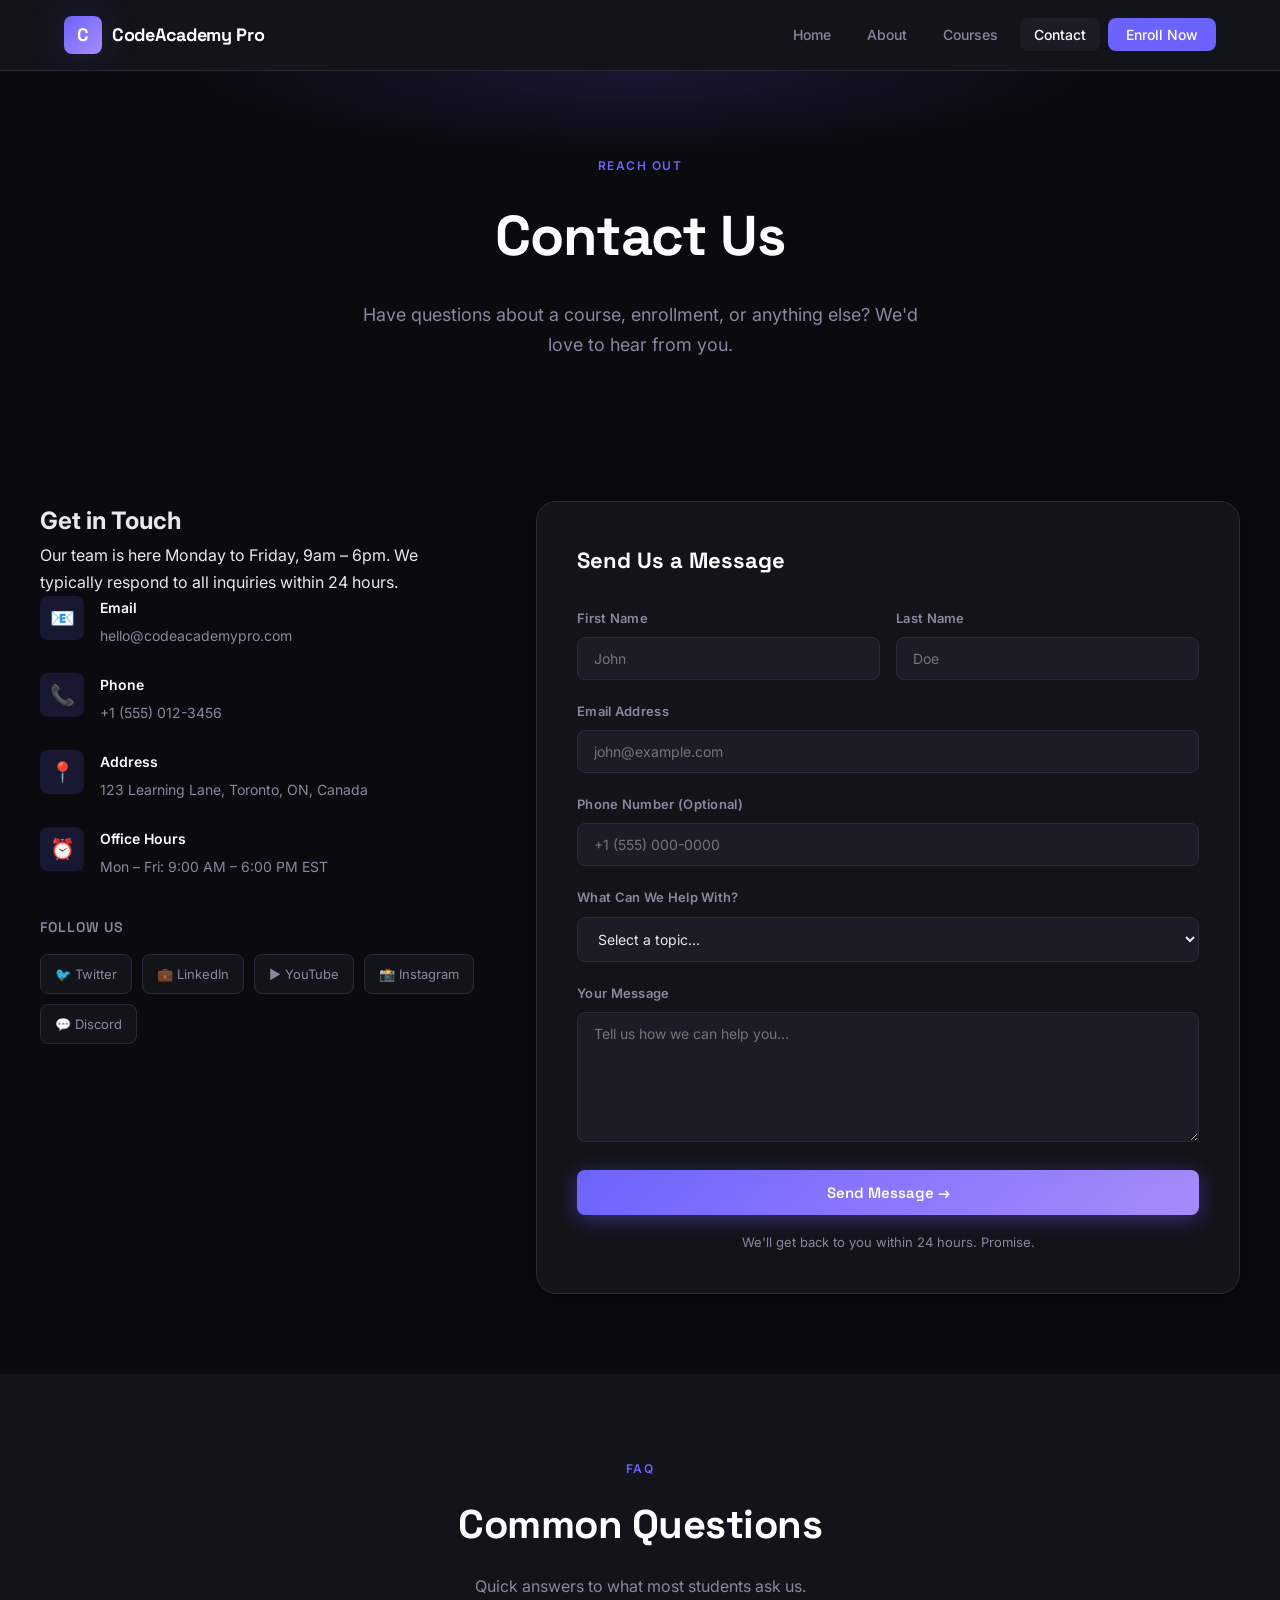
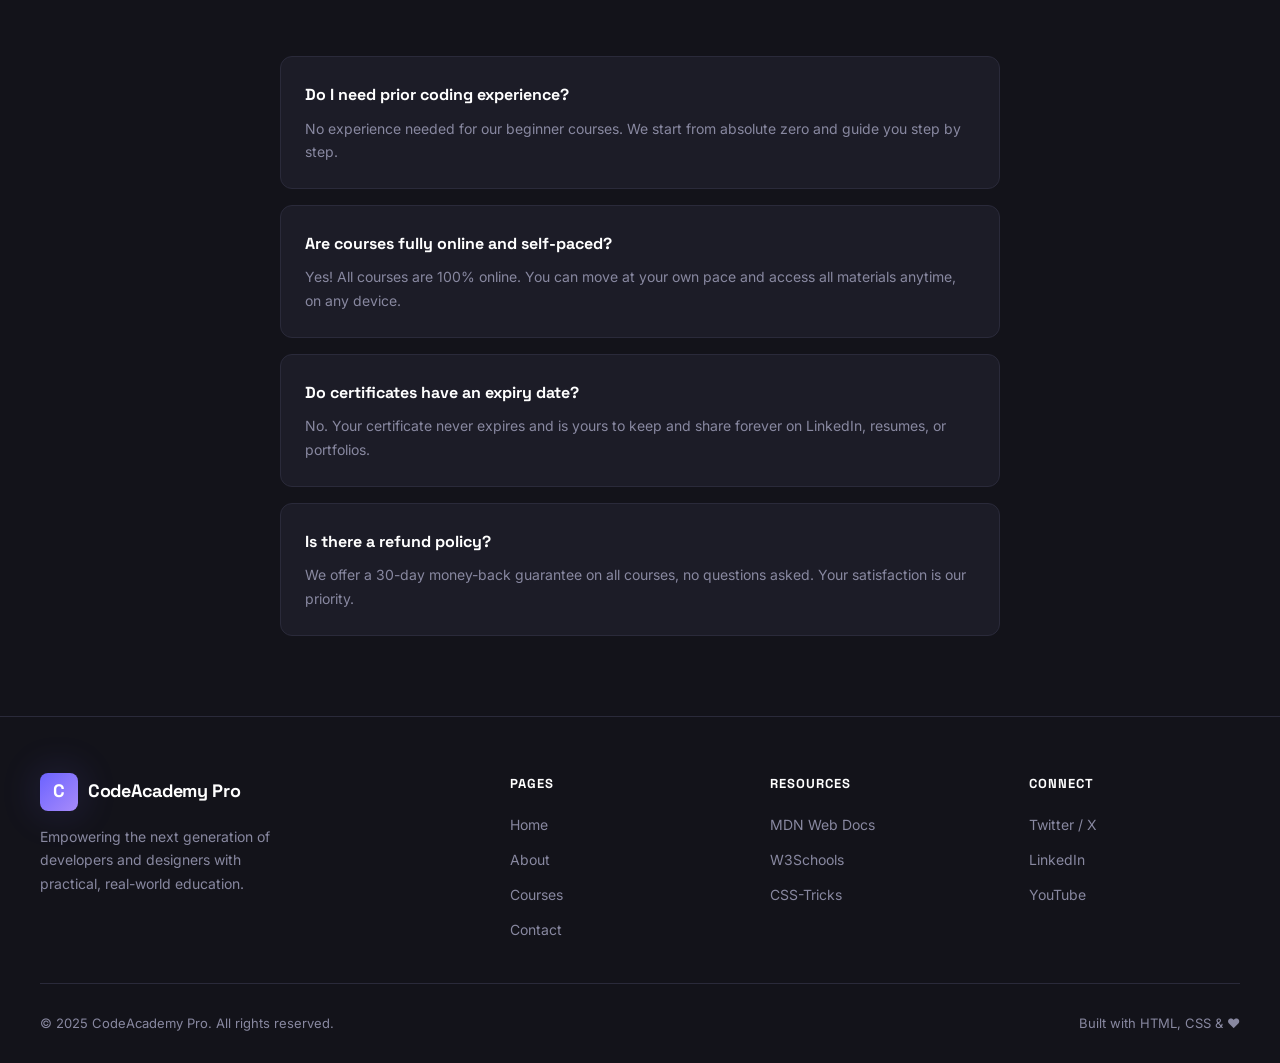
<file: contact.html>
<!DOCTYPE html>
<html lang="en">
<head>
  <meta charset="UTF-8" />
  <meta name="viewport" content="width=device-width, initial-scale=1.0" />
  <title>Contact Us – CodeAcademy Pro</title>
  <link rel="stylesheet" href="style.css" />
</head>
<body>

  <!-- HEADER -->
  <header>
    <div class="nav-container">
      <a href="index.html" class="logo">
        <div class="logo-mark">C</div>
        <span class="logo-text">CodeAcademy Pro</span>
      </a>
      <nav>
        <button class="hamburger" onclick="toggleMenu()" aria-label="Toggle menu">
          <span></span><span></span><span></span>
        </button>
        <ul id="nav-menu">
          <li><a href="index.html">Home</a></li>
          <li><a href="about.html">About</a></li>
          <li><a href="courses.html">Courses</a></li>
          <li><a href="contact.html" class="active">Contact</a></li>
          <li><a href="contact.html" class="nav-cta">Enroll Now</a></li>
        </ul>
      </nav>
    </div>
  </header>

  <main>

    <!-- PAGE HERO -->
    <section class="page-hero">
      <span class="section-label">Reach Out</span>
      <h1>Contact Us</h1>
      <p>Have questions about a course, enrollment, or anything else? We'd love to hear from you.</p>
    </section>

    <!-- CONTACT SECTION -->
    <section class="contact-section">
      <div class="contact-layout">

        <!-- LEFT: Contact Info -->
        <aside>
          <h2>Get in Touch</h2>
          <p>Our team is here Monday to Friday, 9am – 6pm. We typically respond to all inquiries within 24 hours.</p>

          <div class="contact-item">
            <div class="contact-icon">📧</div>
            <div class="contact-item-text">
              <strong>Email</strong>
              <span>hello@codeacademypro.com</span>
            </div>
          </div>

          <div class="contact-item">
            <div class="contact-icon">📞</div>
            <div class="contact-item-text">
              <strong>Phone</strong>
              <span>+1 (555) 012-3456</span>
            </div>
          </div>

          <div class="contact-item">
            <div class="contact-icon">📍</div>
            <div class="contact-item-text">
              <strong>Address</strong>
              <span>123 Learning Lane, Toronto, ON, Canada</span>
            </div>
          </div>

          <div class="contact-item">
            <div class="contact-icon">⏰</div>
            <div class="contact-item-text">
              <strong>Office Hours</strong>
              <span>Mon – Fri: 9:00 AM – 6:00 PM EST</span>
            </div>
          </div>

          <!-- Social Links -->
          <div class="social-links">
            <h4>Follow Us</h4>
            <div class="social-row">
              <a href="https://twitter.com" target="_blank" rel="noopener" class="social-link">🐦 Twitter</a>
              <a href="https://linkedin.com" target="_blank" rel="noopener" class="social-link">💼 LinkedIn</a>
              <a href="https://youtube.com" target="_blank" rel="noopener" class="social-link">▶️ YouTube</a>
              <a href="https://instagram.com" target="_blank" rel="noopener" class="social-link">📸 Instagram</a>
              <a href="https://discord.com" target="_blank" rel="noopener" class="social-link">💬 Discord</a>
            </div>
          </div>
        </aside>

        <!-- RIGHT: Contact Form -->
        <div class="contact-form-card">
          <h3>Send Us a Message</h3>

          <div class="form-row">
            <div class="form-group">
              <label for="first-name">First Name</label>
              <input type="text" id="first-name" name="first-name" placeholder="John" required />
            </div>
            <div class="form-group">
              <label for="last-name">Last Name</label>
              <input type="text" id="last-name" name="last-name" placeholder="Doe" required />
            </div>
          </div>

          <div class="form-group">
            <label for="email">Email Address</label>
            <input type="email" id="email" name="email" placeholder="john@example.com" required />
          </div>

          <div class="form-group">
            <label for="phone">Phone Number (Optional)</label>
            <input type="tel" id="phone" name="phone" placeholder="+1 (555) 000-0000" />
          </div>

          <div class="form-group">
            <label for="subject">What Can We Help With?</label>
            <select id="subject" name="subject">
              <option value="" disabled selected>Select a topic...</option>
              <option value="enrollment">Course Enrollment</option>
              <option value="info">Course Information</option>
              <option value="payment">Payment &amp; Pricing</option>
              <option value="technical">Technical Support</option>
              <option value="career">Career Services</option>
              <option value="other">Other</option>
            </select>
          </div>

          <div class="form-group">
            <label for="message">Your Message</label>
            <textarea id="message" name="message" placeholder="Tell us how we can help you..." required></textarea>
          </div>

          <button type="button" class="btn btn-primary" style="width:100%; justify-content:center;" onclick="handleSubmit()">
            Send Message →
          </button>

          <p style="font-size:13px; color:var(--color-text-muted); margin-top:16px; text-align:center;">
            We'll get back to you within 24 hours. Promise.
          </p>
        </div>

      </div>
    </section>

    <!-- FAQ -->
    <section style="background-color: var(--color-surface); padding: 80px 24px;">
      <div class="section-header">
        <span class="section-label">FAQ</span>
        <h2>Common Questions</h2>
        <p>Quick answers to what most students ask us.</p>
      </div>

      <div style="max-width: 720px; margin: 0 auto; display: flex; flex-direction: column; gap: 16px;">

        <div style="background: var(--color-surface-2); border: 1px solid var(--color-border); border-radius: 12px; padding: 24px;">
          <h4 style="font-family: var(--font-display); color: var(--color-white); margin-bottom: 8px;">Do I need prior coding experience?</h4>
          <p style="color: var(--color-text-muted); font-size: 14px;">No experience needed for our beginner courses. We start from absolute zero and guide you step by step.</p>
        </div>

        <div style="background: var(--color-surface-2); border: 1px solid var(--color-border); border-radius: 12px; padding: 24px;">
          <h4 style="font-family: var(--font-display); color: var(--color-white); margin-bottom: 8px;">Are courses fully online and self-paced?</h4>
          <p style="color: var(--color-text-muted); font-size: 14px;">Yes! All courses are 100% online. You can move at your own pace and access all materials anytime, on any device.</p>
        </div>

        <div style="background: var(--color-surface-2); border: 1px solid var(--color-border); border-radius: 12px; padding: 24px;">
          <h4 style="font-family: var(--font-display); color: var(--color-white); margin-bottom: 8px;">Do certificates have an expiry date?</h4>
          <p style="color: var(--color-text-muted); font-size: 14px;">No. Your certificate never expires and is yours to keep and share forever on LinkedIn, resumes, or portfolios.</p>
        </div>

        <div style="background: var(--color-surface-2); border: 1px solid var(--color-border); border-radius: 12px; padding: 24px;">
          <h4 style="font-family: var(--font-display); color: var(--color-white); margin-bottom: 8px;">Is there a refund policy?</h4>
          <p style="color: var(--color-text-muted); font-size: 14px;">We offer a 30-day money-back guarantee on all courses, no questions asked. Your satisfaction is our priority.</p>
        </div>

      </div>
    </section>

  </main>

  <!-- FOOTER -->
  <footer>
    <div class="footer-grid">
      <div class="footer-brand">
        <a href="index.html" class="logo">
          <div class="logo-mark">C</div>
          <span class="logo-text">CodeAcademy Pro</span>
        </a>
        <p>Empowering the next generation of developers and designers with practical, real-world education.</p>
      </div>
      <div class="footer-col">
        <h4>Pages</h4>
        <ul>
          <li><a href="index.html">Home</a></li>
          <li><a href="about.html">About</a></li>
          <li><a href="courses.html">Courses</a></li>
          <li><a href="contact.html">Contact</a></li>
        </ul>
      </div>
      <div class="footer-col">
        <h4>Resources</h4>
        <ul>
          <li><a href="https://developer.mozilla.org" target="_blank" rel="noopener">MDN Web Docs</a></li>
          <li><a href="https://www.w3schools.com" target="_blank" rel="noopener">W3Schools</a></li>
          <li><a href="https://css-tricks.com" target="_blank" rel="noopener">CSS-Tricks</a></li>
        </ul>
      </div>
      <div class="footer-col">
        <h4>Connect</h4>
        <ul>
          <li><a href="https://twitter.com" target="_blank" rel="noopener">Twitter / X</a></li>
          <li><a href="https://linkedin.com" target="_blank" rel="noopener">LinkedIn</a></li>
          <li><a href="https://youtube.com" target="_blank" rel="noopener">YouTube</a></li>
        </ul>
      </div>
    </div>
    <div class="footer-bottom">
      <span>&copy; 2025 CodeAcademy Pro. All rights reserved.</span>
      <span>Built with HTML, CSS &amp; ❤️</span>
    </div>
  </footer>

  <script>
    function toggleMenu() {
      document.getElementById('nav-menu').classList.toggle('open');
    }

    function handleSubmit() {
      alert('Thank you for your message! We\'ll get back to you within 24 hours.');
    }
  </script>
</body>
</html>
</file>
<file: style.css>
/* =============================================
   CodeAcademy Pro - Main Stylesheet
   ============================================= */

/* --- Google Fonts Import --- */
@import url('https://fonts.googleapis.com/css2?family=Space+Grotesk:wght@400;500;600;700&family=Inter:wght@300;400;500&display=swap');

/* --- CSS Variables (Token System) --- */
:root {
  --color-bg: #0a0a0f;
  --color-surface: #13131a;
  --color-surface-2: #1c1c27;
  --color-border: #2a2a3a;
  --color-accent: #6c63ff;
  --color-accent-soft: rgba(108, 99, 255, 0.15);
  --color-text: #e8e8f0;
  --color-text-muted: #8888a0;
  --color-white: #ffffff;
  --color-success: #4ade80;

  --font-display: 'Space Grotesk', sans-serif;
  --font-body: 'Inter', sans-serif;

  --radius-sm: 8px;
  --radius-md: 14px;
  --radius-lg: 20px;
  --radius-xl: 30px;

  --shadow-card: 0 4px 24px rgba(0, 0, 0, 0.4);
  --shadow-glow: 0 0 40px rgba(108, 99, 255, 0.2);
  --transition: 0.25s ease;
}

/* --- Reset & Base --- */
*, *::before, *::after {
  margin: 0;
  padding: 0;
  box-sizing: border-box;
}

html {
  scroll-behavior: smooth;
}

body {
  background-color: var(--color-bg);
  color: var(--color-text);
  font-family: var(--font-body);
  font-size: 16px;
  line-height: 1.7;
}

img {
  max-width: 100%;
  height: auto;
  display: block;
}

a {
  color: var(--color-accent);
  text-decoration: none;
  transition: color var(--transition);
}

a:hover {
  color: #9b95ff;
}

ul {
  list-style: none;
}

/* =============================================
   HEADER & NAVIGATION
   ============================================= */
header {
  background-color: var(--color-surface);
  border-bottom: 1px solid var(--color-border);
  position: sticky;
  top: 0;
  z-index: 100;
  backdrop-filter: blur(10px);
}

.nav-container {
  max-width: 1200px;
  margin: 0 auto;
  padding: 0 24px;
  display: flex;
  align-items: center;
  justify-content: space-between;
  height: 70px;
}

.logo {
  display: flex;
  align-items: center;
  gap: 10px;
  text-decoration: none;
}

.logo-mark {
  width: 38px;
  height: 38px;
  background: linear-gradient(135deg, var(--color-accent), #a78bfa);
  border-radius: var(--radius-sm);
  display: flex;
  align-items: center;
  justify-content: center;
  font-family: var(--font-display);
  font-weight: 700;
  font-size: 18px;
  color: white;
  box-shadow: var(--shadow-glow);
}

.logo-text {
  font-family: var(--font-display);
  font-weight: 700;
  font-size: 18px;
  color: var(--color-white);
  letter-spacing: -0.3px;
}

nav ul {
  display: flex;
  align-items: center;
  gap: 8px;
}

nav ul li a {
  color: var(--color-text-muted);
  font-size: 14px;
  font-weight: 500;
  padding: 8px 14px;
  border-radius: var(--radius-sm);
  transition: all var(--transition);
  text-decoration: none;
}

nav ul li a:hover,
nav ul li a.active {
  color: var(--color-white);
  background-color: var(--color-surface-2);
}

.nav-cta {
  background-color: var(--color-accent) !important;
  color: var(--color-white) !important;
  padding: 8px 18px !important;
}

.nav-cta:hover {
  background-color: #7c75ff !important;
}

/* Hamburger */
.hamburger {
  display: none;
  flex-direction: column;
  gap: 5px;
  cursor: pointer;
  background: none;
  border: none;
  padding: 4px;
}

.hamburger span {
  display: block;
  width: 24px;
  height: 2px;
  background-color: var(--color-text);
  border-radius: 2px;
  transition: var(--transition);
}

/* =============================================
   HERO SECTION
   ============================================= */
.hero {
  min-height: 85vh;
  display: grid;
  place-items: center;
  text-align: center;
  padding: 80px 24px;
  background:
    radial-gradient(ellipse 80% 50% at 50% -10%, rgba(108, 99, 255, 0.25) 0%, transparent 60%),
    var(--color-bg);
  position: relative;
  overflow: hidden;
}

.hero::before {
  content: '';
  position: absolute;
  inset: 0;
  background-image: radial-gradient(circle, rgba(108,99,255,0.08) 1px, transparent 1px);
  background-size: 40px 40px;
  pointer-events: none;
}

.hero-content {
  max-width: 760px;
  position: relative;
  z-index: 1;
}

.hero-badge {
  display: inline-flex;
  align-items: center;
  gap: 6px;
  background-color: var(--color-accent-soft);
  border: 1px solid rgba(108, 99, 255, 0.3);
  color: #a78bfa;
  font-size: 13px;
  font-weight: 500;
  padding: 6px 14px;
  border-radius: 50px;
  margin-bottom: 28px;
}

.hero h1 {
  font-family: var(--font-display);
  font-size: clamp(38px, 7vw, 72px);
  font-weight: 700;
  line-height: 1.1;
  letter-spacing: -1.5px;
  color: var(--color-white);
  margin-bottom: 20px;
}

.hero h1 span {
  background: linear-gradient(135deg, #6c63ff, #a78bfa, #ec4899);
  -webkit-background-clip: text;
  -webkit-text-fill-color: transparent;
  background-clip: text;
}

.hero p {
  font-size: 18px;
  color: var(--color-text-muted);
  max-width: 560px;
  margin: 0 auto 36px;
  line-height: 1.8;
}

.hero-buttons {
  display: flex;
  gap: 14px;
  justify-content: center;
  flex-wrap: wrap;
}

.hero-image {
  margin-top: 64px;
  border-radius: var(--radius-lg);
  overflow: hidden;
  border: 1px solid var(--color-border);
  box-shadow: var(--shadow-glow), var(--shadow-card);
  max-width: 900px;
  margin-left: auto;
  margin-right: auto;
}

.hero-image img {
  width: 100%;
  border-radius: var(--radius-lg);
}

/* =============================================
   BUTTONS
   ============================================= */
.btn {
  display: inline-flex;
  align-items: center;
  gap: 8px;
  padding: 13px 26px;
  border-radius: var(--radius-sm);
  font-family: var(--font-display);
  font-weight: 600;
  font-size: 15px;
  cursor: pointer;
  border: none;
  transition: all var(--transition);
  text-decoration: none;
}

.btn-primary {
  background: linear-gradient(135deg, var(--color-accent), #a78bfa);
  color: white;
  box-shadow: 0 4px 20px rgba(108, 99, 255, 0.4);
}

.btn-primary:hover {
  transform: translateY(-2px);
  box-shadow: 0 8px 30px rgba(108, 99, 255, 0.5);
  color: white;
}

.btn-secondary {
  background-color: transparent;
  color: var(--color-text);
  border: 1px solid var(--color-border);
}

.btn-secondary:hover {
  background-color: var(--color-surface-2);
  color: var(--color-white);
  border-color: var(--color-accent);
}

/* =============================================
   STATS BAR
   ============================================= */
.stats-bar {
  background-color: var(--color-surface);
  border-top: 1px solid var(--color-border);
  border-bottom: 1px solid var(--color-border);
  padding: 28px 24px;
}

.stats-grid {
  max-width: 1200px;
  margin: 0 auto;
  display: grid;
  grid-template-columns: repeat(4, 1fr);
  gap: 24px;
  text-align: center;
}

.stat-item strong {
  display: block;
  font-family: var(--font-display);
  font-size: 28px;
  font-weight: 700;
  color: var(--color-white);
}

.stat-item span {
  font-size: 13px;
  color: var(--color-text-muted);
}

/* =============================================
   SECTIONS (shared)
   ============================================= */
section {
  padding: 80px 24px;
}

.section-header {
  text-align: center;
  max-width: 560px;
  margin: 0 auto 56px;
}

.section-label {
  display: inline-block;
  font-size: 12px;
  font-weight: 600;
  letter-spacing: 1.5px;
  text-transform: uppercase;
  color: var(--color-accent);
  margin-bottom: 12px;
}

.section-header h2 {
  font-family: var(--font-display);
  font-size: clamp(26px, 4vw, 40px);
  font-weight: 700;
  color: var(--color-white);
  letter-spacing: -0.5px;
  margin-bottom: 14px;
}

.section-header p {
  color: var(--color-text-muted);
  font-size: 16px;
}

/* =============================================
   FEATURED COURSES (index.html)
   ============================================= */
.courses-preview {
  background-color: var(--color-surface);
}

.courses-grid {
  max-width: 1200px;
  margin: 0 auto;
  display: grid;
  grid-template-columns: repeat(3, 1fr);
  gap: 24px;
}

.course-card {
  background-color: var(--color-surface-2);
  border: 1px solid var(--color-border);
  border-radius: var(--radius-md);
  overflow: hidden;
  transition: all var(--transition);
  box-shadow: var(--shadow-card);
}

.course-card:hover {
  transform: translateY(-4px);
  border-color: var(--color-accent);
  box-shadow: var(--shadow-glow), var(--shadow-card);
}

.course-card-img {
  width: 100%;
  height: 180px;
  object-fit: cover;
  background: linear-gradient(135deg, var(--color-accent-soft), var(--color-surface-2));
  display: flex;
  align-items: center;
  justify-content: center;
  font-size: 48px;
}

.course-card-img img {
  width: 100%;
  height: 180px;
  object-fit: cover;
}

.course-card-body {
  padding: 20px;
}

.course-tag {
  display: inline-block;
  background-color: var(--color-accent-soft);
  color: #a78bfa;
  font-size: 11px;
  font-weight: 600;
  letter-spacing: 0.5px;
  padding: 4px 10px;
  border-radius: 50px;
  margin-bottom: 10px;
}

.course-card-body h3 {
  font-family: var(--font-display);
  font-size: 17px;
  font-weight: 600;
  color: var(--color-white);
  margin-bottom: 8px;
}

.course-card-body p {
  font-size: 14px;
  color: var(--color-text-muted);
  margin-bottom: 16px;
  line-height: 1.6;
}

.course-meta {
  display: flex;
  align-items: center;
  justify-content: space-between;
  font-size: 13px;
  color: var(--color-text-muted);
  border-top: 1px solid var(--color-border);
  padding-top: 14px;
}

.courses-cta {
  text-align: center;
  margin-top: 48px;
}

/* =============================================
   WHY CHOOSE US (index.html)
   ============================================= */
.why-us {
  background-color: var(--color-bg);
}

.features-grid {
  max-width: 1200px;
  margin: 0 auto;
  display: grid;
  grid-template-columns: repeat(3, 1fr);
  gap: 24px;
}

.feature-card {
  background-color: var(--color-surface);
  border: 1px solid var(--color-border);
  border-radius: var(--radius-md);
  padding: 32px 28px;
  transition: border-color var(--transition);
}

.feature-card:hover {
  border-color: var(--color-accent);
}

.feature-icon {
  font-size: 36px;
  margin-bottom: 16px;
}

.feature-card h3 {
  font-family: var(--font-display);
  font-size: 18px;
  font-weight: 600;
  color: var(--color-white);
  margin-bottom: 10px;
}

.feature-card p {
  font-size: 14px;
  color: var(--color-text-muted);
  line-height: 1.7;
}

/* =============================================
   ABOUT PAGE
   ============================================= */
.page-hero {
  padding: 80px 24px 60px;
  background: radial-gradient(ellipse 60% 40% at 50% 0%, rgba(108, 99, 255, 0.15) 0%, transparent 60%);
  text-align: center;
}

.page-hero h1 {
  font-family: var(--font-display);
  font-size: clamp(32px, 5vw, 56px);
  font-weight: 700;
  color: var(--color-white);
  letter-spacing: -1px;
  margin-bottom: 16px;
}

.page-hero p {
  color: var(--color-text-muted);
  font-size: 18px;
  max-width: 560px;
  margin: 0 auto;
}

.about-intro {
  background-color: var(--color-bg);
  padding: 80px 24px;
}

.about-grid {
  max-width: 1200px;
  margin: 0 auto;
  display: grid;
  grid-template-columns: 1fr 1fr;
  gap: 64px;
  align-items: center;
}

.about-grid.reverse {
  direction: rtl;
}

.about-grid.reverse > * {
  direction: ltr;
}

.about-text h2 {
  font-family: var(--font-display);
  font-size: clamp(24px, 3vw, 36px);
  font-weight: 700;
  color: var(--color-white);
  letter-spacing: -0.5px;
  margin-bottom: 18px;
}

.about-text p {
  color: var(--color-text-muted);
  margin-bottom: 14px;
  font-size: 16px;
}

.about-img {
  border-radius: var(--radius-lg);
  overflow: hidden;
  border: 1px solid var(--color-border);
  box-shadow: var(--shadow-card);
  background: var(--color-surface-2);
}

.about-img img {
  width: 100%;
  height: 360px;
  object-fit: cover;
}

.img-placeholder {
  width: 100%;
  height: 360px;
  display: flex;
  align-items: center;
  justify-content: center;
  font-size: 64px;
  background: linear-gradient(135deg, var(--color-surface), var(--color-surface-2));
}

/* Mission & Vision */
.mission-vision {
  background-color: var(--color-surface);
  padding: 80px 24px;
}

.mv-grid {
  max-width: 1200px;
  margin: 0 auto;
  display: grid;
  grid-template-columns: 1fr 1fr;
  gap: 32px;
}

.mv-card {
  background-color: var(--color-surface-2);
  border: 1px solid var(--color-border);
  border-radius: var(--radius-md);
  padding: 40px 36px;
}

.mv-card.mission {
  border-top: 3px solid var(--color-accent);
}

.mv-card.vision {
  border-top: 3px solid #ec4899;
}

.mv-card h3 {
  font-family: var(--font-display);
  font-size: 22px;
  font-weight: 700;
  color: var(--color-white);
  margin-bottom: 16px;
}

.mv-card p {
  color: var(--color-text-muted);
  font-size: 15px;
  line-height: 1.8;
}

/* Team */
.team {
  background-color: var(--color-bg);
  padding: 80px 24px;
}

.team-grid {
  max-width: 1200px;
  margin: 0 auto;
  display: grid;
  grid-template-columns: repeat(3, 1fr);
  gap: 24px;
}

.team-card {
  background-color: var(--color-surface);
  border: 1px solid var(--color-border);
  border-radius: var(--radius-md);
  padding: 32px 24px;
  text-align: center;
  transition: border-color var(--transition);
}

.team-card:hover {
  border-color: var(--color-accent);
}

.team-avatar {
  font-size: 56px;
  margin-bottom: 16px;
  line-height: 1;
}

.team-card h4 {
  font-family: var(--font-display);
  font-size: 17px;
  font-weight: 600;
  color: var(--color-white);
  margin-bottom: 4px;
}

.team-card span {
  font-size: 13px;
  color: var(--color-accent);
  display: block;
  margin-bottom: 12px;
}

.team-card p {
  font-size: 13px;
  color: var(--color-text-muted);
  line-height: 1.6;
}

/* =============================================
   COURSES PAGE
   ============================================= */
.courses-list {
  background-color: var(--color-bg);
  padding: 80px 24px;
}

.courses-full-grid {
  max-width: 1200px;
  margin: 0 auto;
  display: grid;
  grid-template-columns: repeat(2, 1fr);
  gap: 28px;
}

.course-full-card {
  background-color: var(--color-surface);
  border: 1px solid var(--color-border);
  border-radius: var(--radius-md);
  overflow: hidden;
  display: flex;
  flex-direction: column;
  transition: all var(--transition);
  box-shadow: var(--shadow-card);
}

.course-full-card:hover {
  transform: translateY(-4px);
  border-color: var(--color-accent);
  box-shadow: var(--shadow-glow), var(--shadow-card);
}

.course-full-img {
  height: 200px;
  background: linear-gradient(135deg, var(--color-surface-2), var(--color-surface));
  display: flex;
  align-items: center;
  justify-content: center;
  font-size: 56px;
  border-bottom: 1px solid var(--color-border);
  position: relative;
  overflow: hidden;
}

.course-full-img img {
  width: 100%;
  height: 100%;
  object-fit: cover;
  position: absolute;
  inset: 0;
}

.course-full-body {
  padding: 28px;
  flex: 1;
  display: flex;
  flex-direction: column;
}

.course-full-body h3 {
  font-family: var(--font-display);
  font-size: 20px;
  font-weight: 700;
  color: var(--color-white);
  margin-bottom: 10px;
}

.course-full-body p {
  font-size: 14px;
  color: var(--color-text-muted);
  line-height: 1.7;
  margin-bottom: 20px;
  flex: 1;
}

.course-details {
  display: flex;
  gap: 16px;
  flex-wrap: wrap;
  font-size: 13px;
  color: var(--color-text-muted);
  border-top: 1px solid var(--color-border);
  padding-top: 16px;
  margin-bottom: 20px;
}

.course-details span {
  display: flex;
  align-items: center;
  gap: 5px;
}

/* =============================================
   CONTACT PAGE
   ============================================= */
.contact-section {
  background-color: var(--color-bg);
  padding: 80px 24px;
}

.contact-layout {
  max-width: 1200px;
  margin: 0 auto;
  display: grid;
  grid-template-columns: 1fr 1.6fr;
  gap: 56px;
  align-items: start;
}

.contact-info h2 {
  font-family: var(--font-display);
  font-size: 28px;
  font-weight: 700;
  color: var(--color-white);
  margin-bottom: 14px;
}

.contact-info p {
  color: var(--color-text-muted);
  font-size: 15px;
  margin-bottom: 36px;
  line-height: 1.7;
}

.contact-item {
  display: flex;
  align-items: flex-start;
  gap: 16px;
  margin-bottom: 24px;
}

.contact-icon {
  width: 44px;
  height: 44px;
  background-color: var(--color-accent-soft);
  border-radius: var(--radius-sm);
  display: flex;
  align-items: center;
  justify-content: center;
  font-size: 20px;
  flex-shrink: 0;
}

.contact-item-text strong {
  display: block;
  color: var(--color-white);
  font-size: 14px;
  font-weight: 600;
  margin-bottom: 2px;
}

.contact-item-text span {
  color: var(--color-text-muted);
  font-size: 14px;
}

.social-links {
  margin-top: 36px;
}

.social-links h4 {
  font-family: var(--font-display);
  font-size: 14px;
  font-weight: 600;
  color: var(--color-text-muted);
  text-transform: uppercase;
  letter-spacing: 1px;
  margin-bottom: 14px;
}

.social-row {
  display: flex;
  gap: 10px;
  flex-wrap: wrap;
}

.social-link {
  display: inline-flex;
  align-items: center;
  gap: 6px;
  background-color: var(--color-surface);
  border: 1px solid var(--color-border);
  color: var(--color-text-muted);
  font-size: 13px;
  padding: 8px 14px;
  border-radius: var(--radius-sm);
  transition: all var(--transition);
  text-decoration: none;
}

.social-link:hover {
  border-color: var(--color-accent);
  color: var(--color-accent);
}

/* Contact Form */
.contact-form-card {
  background-color: var(--color-surface);
  border: 1px solid var(--color-border);
  border-radius: var(--radius-lg);
  padding: 40px;
  box-shadow: var(--shadow-card);
}

.contact-form-card h3 {
  font-family: var(--font-display);
  font-size: 22px;
  font-weight: 700;
  color: var(--color-white);
  margin-bottom: 28px;
}

.form-row {
  display: grid;
  grid-template-columns: 1fr 1fr;
  gap: 16px;
}

.form-group {
  margin-bottom: 20px;
}

.form-group label {
  display: block;
  font-size: 13px;
  font-weight: 600;
  color: var(--color-text-muted);
  margin-bottom: 8px;
  letter-spacing: 0.3px;
}

.form-group input,
.form-group select,
.form-group textarea {
  width: 100%;
  background-color: var(--color-surface-2);
  border: 1px solid var(--color-border);
  border-radius: var(--radius-sm);
  color: var(--color-text);
  font-family: var(--font-body);
  font-size: 14px;
  padding: 12px 16px;
  transition: border-color var(--transition);
  outline: none;
}

.form-group input:focus,
.form-group select:focus,
.form-group textarea:focus {
  border-color: var(--color-accent);
  box-shadow: 0 0 0 3px var(--color-accent-soft);
}

.form-group textarea {
  resize: vertical;
  min-height: 130px;
}

.form-group select option {
  background-color: var(--color-surface-2);
}

/* =============================================
   FOOTER
   ============================================= */
footer {
  background-color: var(--color-surface);
  border-top: 1px solid var(--color-border);
  padding: 56px 24px 28px;
}

.footer-grid {
  max-width: 1200px;
  margin: 0 auto;
  display: grid;
  grid-template-columns: 2fr 1fr 1fr 1fr;
  gap: 48px;
  margin-bottom: 40px;
}

.footer-brand .logo {
  margin-bottom: 14px;
}

.footer-brand p {
  font-size: 14px;
  color: var(--color-text-muted);
  line-height: 1.7;
  max-width: 260px;
}

.footer-col h4 {
  font-family: var(--font-display);
  font-size: 13px;
  font-weight: 700;
  color: var(--color-white);
  text-transform: uppercase;
  letter-spacing: 1px;
  margin-bottom: 16px;
}

.footer-col ul {
  display: flex;
  flex-direction: column;
  gap: 8px;
}

.footer-col ul li a {
  font-size: 14px;
  color: var(--color-text-muted);
  transition: color var(--transition);
  text-decoration: none;
}

.footer-col ul li a:hover {
  color: var(--color-white);
}

.footer-bottom {
  max-width: 1200px;
  margin: 0 auto;
  display: flex;
  align-items: center;
  justify-content: space-between;
  padding-top: 28px;
  border-top: 1px solid var(--color-border);
  font-size: 13px;
  color: var(--color-text-muted);
  flex-wrap: wrap;
  gap: 12px;
}

/* =============================================
   RESPONSIVE DESIGN
   ============================================= */

/* Tablet (768px - 1024px) */
@media (max-width: 1024px) {
  .courses-grid {
    grid-template-columns: repeat(2, 1fr);
  }

  .features-grid {
    grid-template-columns: repeat(2, 1fr);
  }

  .footer-grid {
    grid-template-columns: 1fr 1fr;
  }

  .stats-grid {
    grid-template-columns: repeat(2, 1fr);
  }

  .about-grid {
    grid-template-columns: 1fr;
    gap: 40px;
  }

  .about-grid.reverse {
    direction: ltr;
  }

  .team-grid {
    grid-template-columns: repeat(2, 1fr);
  }
}

/* Mobile (max 768px) */
@media (max-width: 768px) {
  .hamburger {
    display: flex;
  }

  nav ul {
    display: none;
    position: absolute;
    top: 70px;
    left: 0;
    right: 0;
    background-color: var(--color-surface);
    border-bottom: 1px solid var(--color-border);
    flex-direction: column;
    padding: 12px;
    gap: 4px;
  }

  nav ul.open {
    display: flex;
  }

  nav ul li a {
    display: block;
    padding: 12px 16px;
    width: 100%;
  }

  .hero {
    min-height: auto;
    padding: 60px 24px;
  }

  .hero h1 {
    font-size: 36px;
  }

  .hero p {
    font-size: 16px;
  }

  .courses-grid {
    grid-template-columns: 1fr;
  }

  .features-grid {
    grid-template-columns: 1fr;
  }

  .stats-grid {
    grid-template-columns: repeat(2, 1fr);
    gap: 20px;
  }

  .footer-grid {
    grid-template-columns: 1fr;
    gap: 32px;
  }

  .mv-grid {
    grid-template-columns: 1fr;
  }

  .team-grid {
    grid-template-columns: 1fr;
  }

  .courses-full-grid {
    grid-template-columns: 1fr;
  }

  .contact-layout {
    grid-template-columns: 1fr;
  }

  .form-row {
    grid-template-columns: 1fr;
  }

  .contact-form-card {
    padding: 28px 20px;
  }

  section {
    padding: 56px 20px;
  }

  .footer-bottom {
    flex-direction: column;
    text-align: center;
  }
}

/* Small Mobile (max 480px) */
@media (max-width: 480px) {
  .hero h1 {
    font-size: 30px;
    letter-spacing: -0.5px;
  }

  .stats-grid {
    grid-template-columns: 1fr 1fr;
  }

  .hero-buttons {
    flex-direction: column;
    align-items: center;
  }

  .btn {
    width: 100%;
    justify-content: center;
  }
}
</file>
